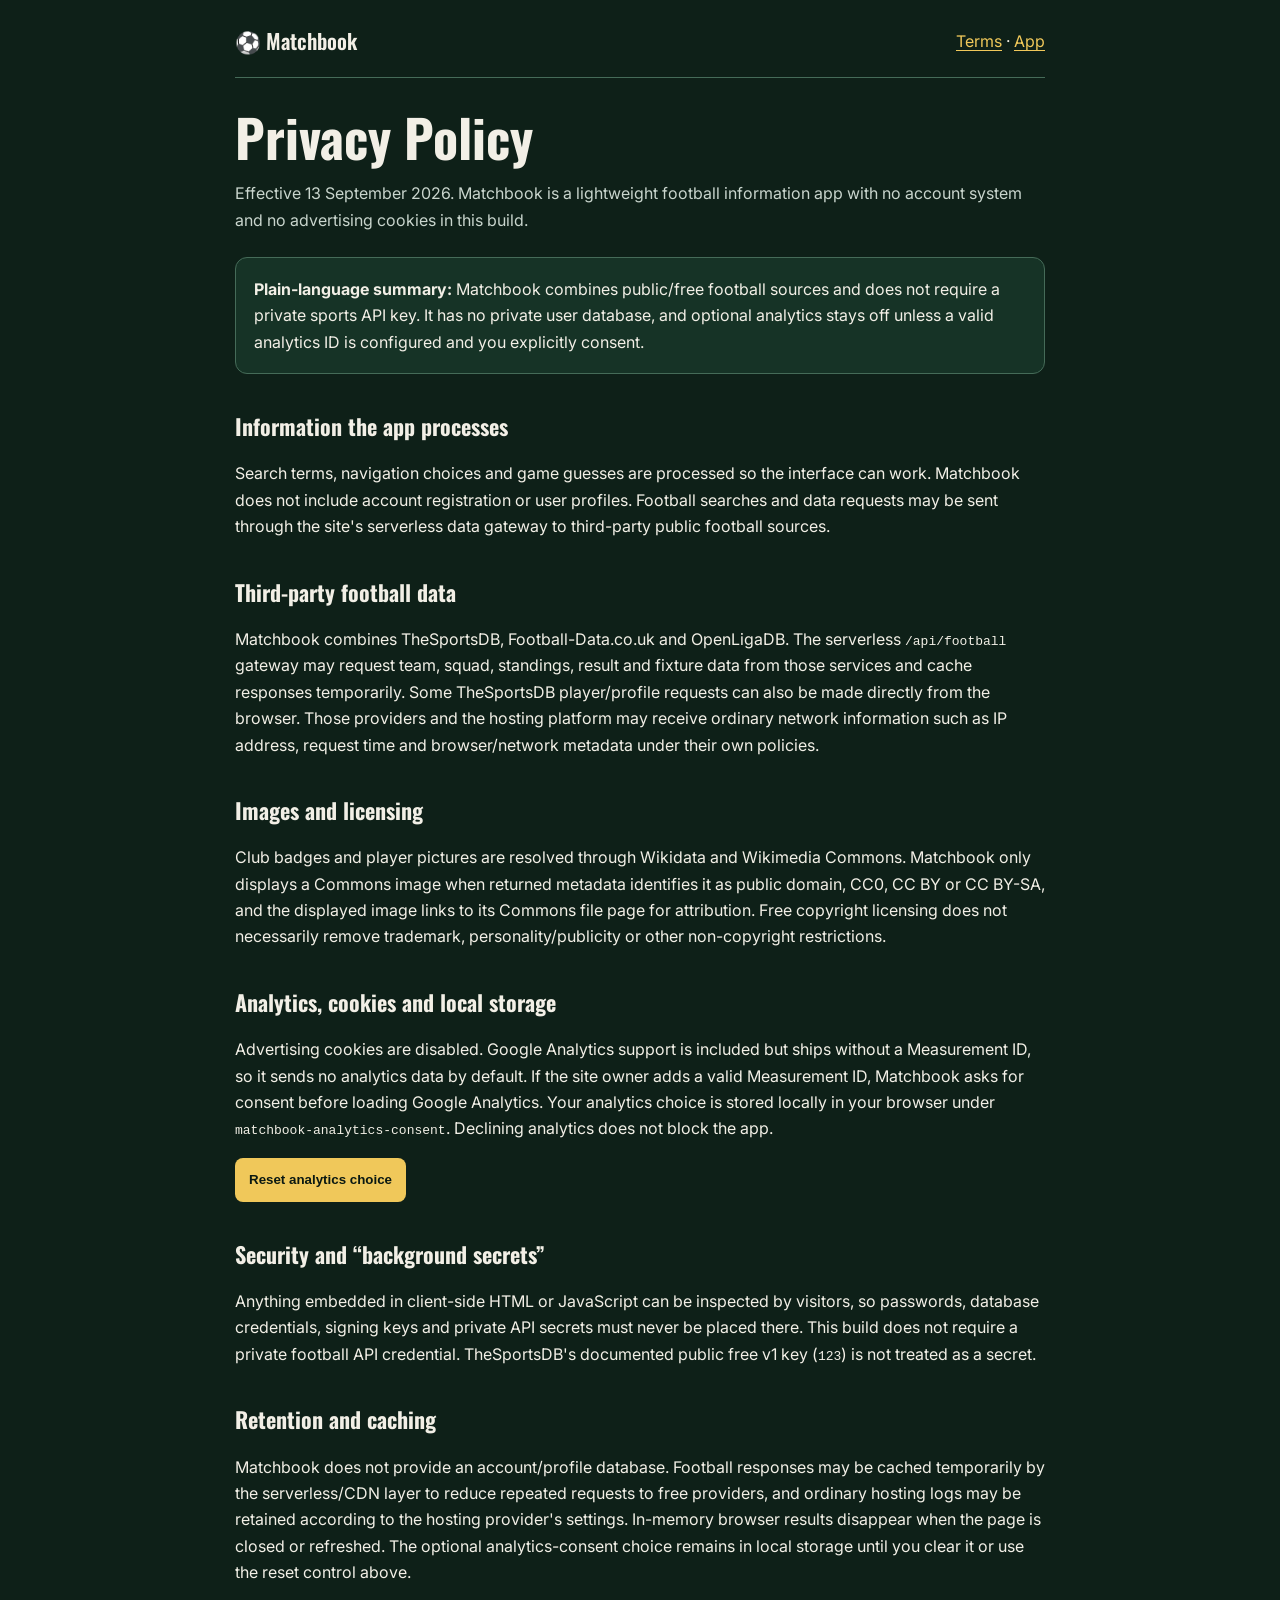
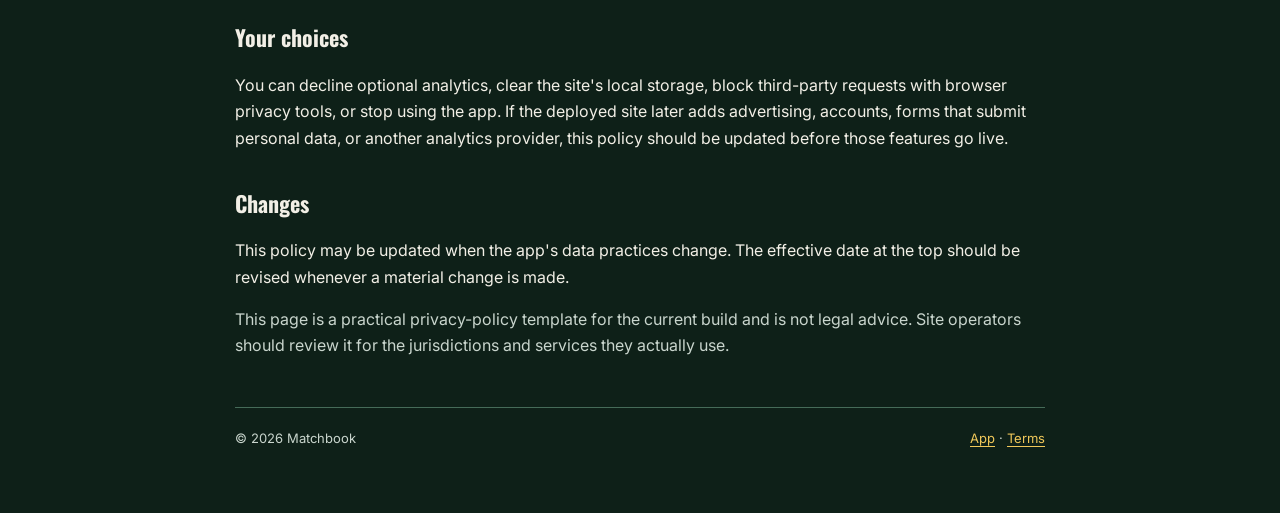
<file: privacy.html>
<!doctype html>
<html lang="en">
<head>
<meta charset="utf-8"><meta name="viewport" content="width=device-width,initial-scale=1,viewport-fit=cover"><meta name="theme-color" content="#0e2018">
<title>Privacy Policy — Matchbook</title>
<meta name="description" content="Privacy policy for Matchbook, including its free football-data sources, analytics, local storage and third-party media."><meta name="robots" content="index,follow"><meta name="referrer" content="strict-origin-when-cross-origin">
<link rel="canonical" href="./privacy.html"><link rel="icon" href="./favicon.svg" type="image/svg+xml"><link rel="stylesheet" href="./legal.css">
</head>
<body><main class="wrap"><nav class="top" aria-label="Legal navigation"><a class="brand" href="./">⚽ Matchbook</a><span><a href="./terms.html">Terms</a> · <a href="./">App</a></span></nav>
<h1>Privacy Policy</h1><p class="lead">Effective 13 September 2026. Matchbook is a lightweight football information app with no account system and no advertising cookies in this build.</p>
<div class="card"><strong>Plain-language summary:</strong> Matchbook combines public/free football sources and does not require a private sports API key. It has no private user database, and optional analytics stays off unless a valid analytics ID is configured and you explicitly consent.</div>
<h2>Information the app processes</h2><p>Search terms, navigation choices and game guesses are processed so the interface can work. Matchbook does not include account registration or user profiles. Football searches and data requests may be sent through the site's serverless data gateway to third-party public football sources.</p>
<h2>Third-party football data</h2><p>Matchbook combines TheSportsDB, Football-Data.co.uk and OpenLigaDB. The serverless <code>/api/football</code> gateway may request team, squad, standings, result and fixture data from those services and cache responses temporarily. Some TheSportsDB player/profile requests can also be made directly from the browser. Those providers and the hosting platform may receive ordinary network information such as IP address, request time and browser/network metadata under their own policies.</p>
<h2>Images and licensing</h2><p>Club badges and player pictures are resolved through Wikidata and Wikimedia Commons. Matchbook only displays a Commons image when returned metadata identifies it as public domain, CC0, CC BY or CC BY-SA, and the displayed image links to its Commons file page for attribution. Free copyright licensing does not necessarily remove trademark, personality/publicity or other non-copyright restrictions.</p>
<h2>Analytics, cookies and local storage</h2><p>Advertising cookies are disabled. Google Analytics support is included but ships without a Measurement ID, so it sends no analytics data by default. If the site owner adds a valid Measurement ID, Matchbook asks for consent before loading Google Analytics. Your analytics choice is stored locally in your browser under <code>matchbook-analytics-consent</code>. Declining analytics does not block the app.</p>
<p><button id="reset-consent" type="button">Reset analytics choice</button> <span id="reset-status" class="muted" role="status"></span></p>
<h2>Security and “background secrets”</h2><p>Anything embedded in client-side HTML or JavaScript can be inspected by visitors, so passwords, database credentials, signing keys and private API secrets must never be placed there. This build does not require a private football API credential. TheSportsDB's documented public free v1 key (<code>123</code>) is not treated as a secret.</p>
<h2>Retention and caching</h2><p>Matchbook does not provide an account/profile database. Football responses may be cached temporarily by the serverless/CDN layer to reduce repeated requests to free providers, and ordinary hosting logs may be retained according to the hosting provider's settings. In-memory browser results disappear when the page is closed or refreshed. The optional analytics-consent choice remains in local storage until you clear it or use the reset control above.</p>
<h2>Your choices</h2><p>You can decline optional analytics, clear the site's local storage, block third-party requests with browser privacy tools, or stop using the app. If the deployed site later adds advertising, accounts, forms that submit personal data, or another analytics provider, this policy should be updated before those features go live.</p>
<h2>Changes</h2><p>This policy may be updated when the app's data practices change. The effective date at the top should be revised whenever a material change is made.</p>
<p class="muted">This page is a practical privacy-policy template for the current build and is not legal advice. Site operators should review it for the jurisdictions and services they actually use.</p>
<footer class="footer"><span>© 2026 Matchbook</span><span><a href="./">App</a> · <a href="./terms.html">Terms</a></span></footer></main>
<script>document.getElementById('reset-consent').addEventListener('click',()=>{localStorage.removeItem('matchbook-analytics-consent');document.getElementById('reset-status').textContent='Analytics choice reset for this browser.'})</script>
</body></html>
</file>
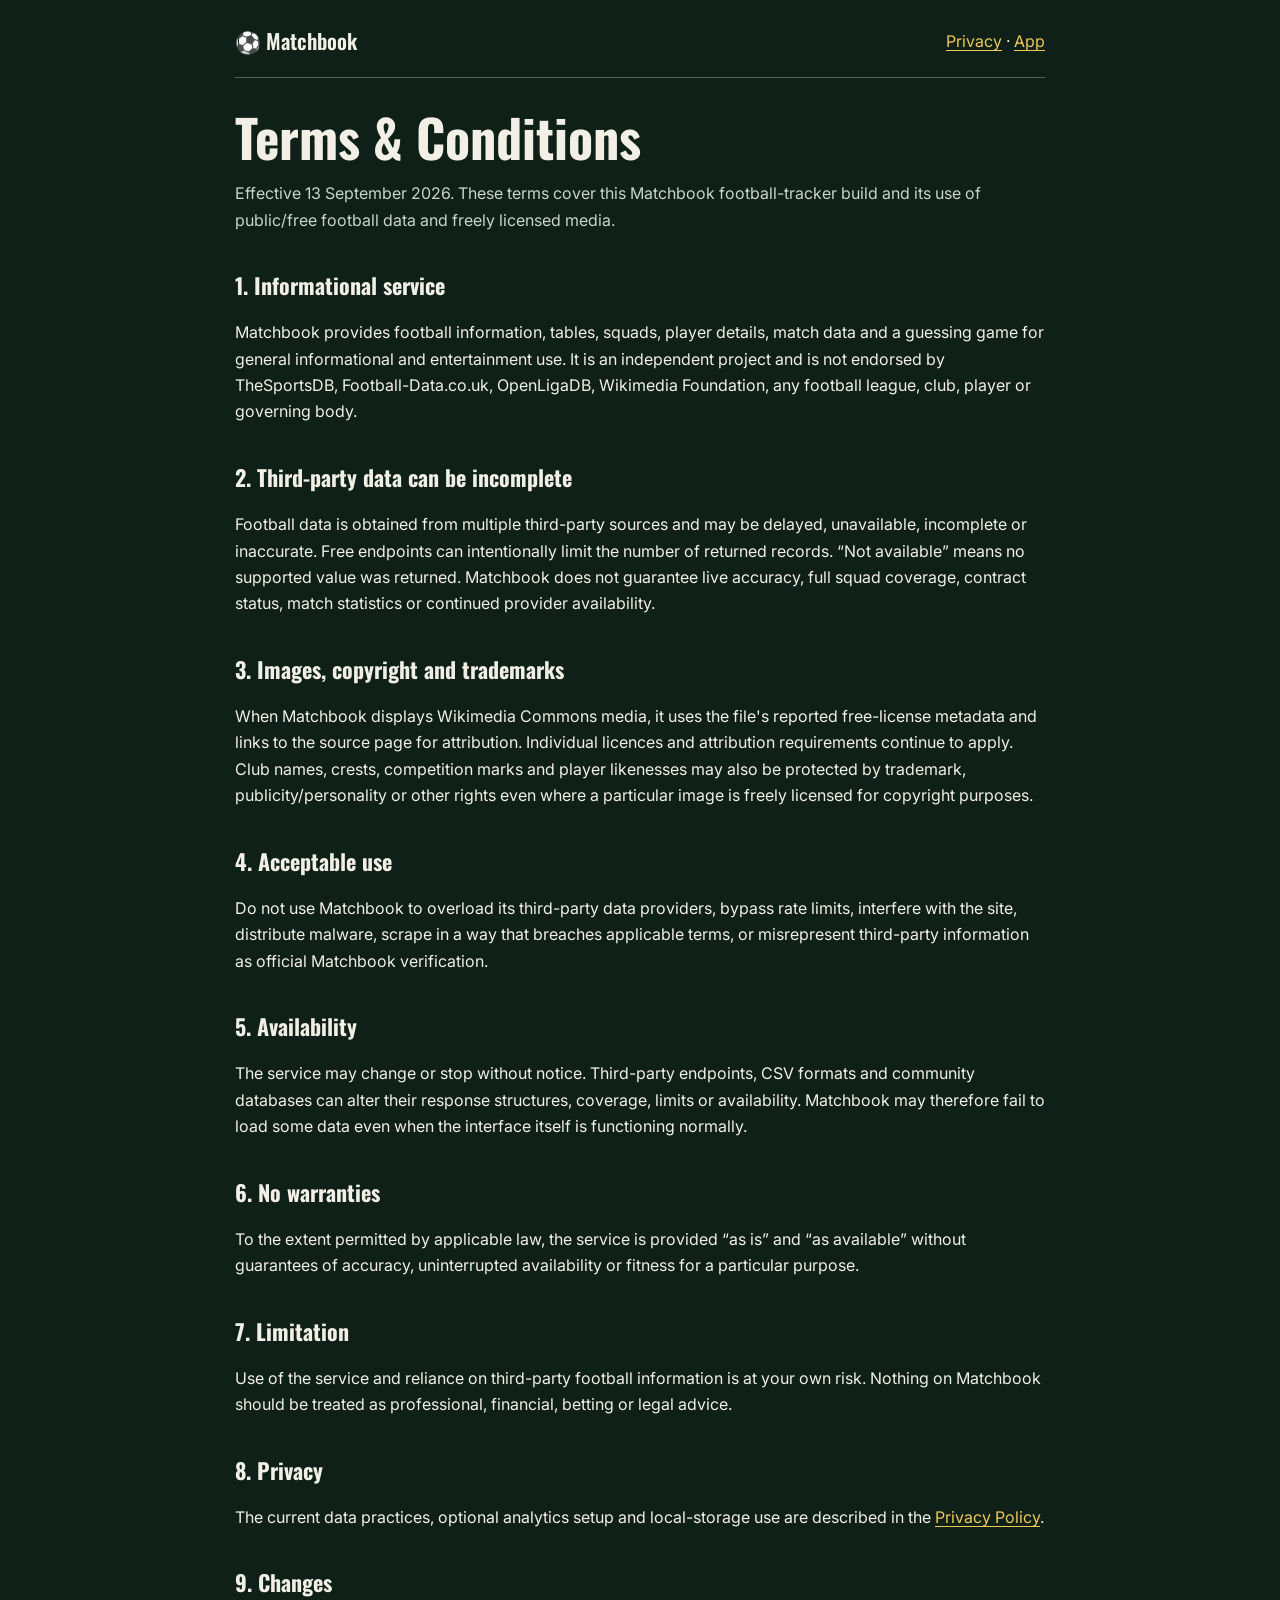
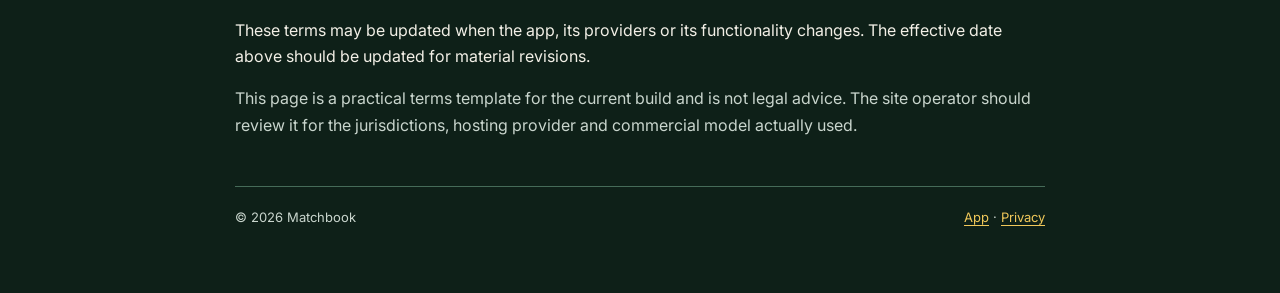
<file: terms.html>
<!doctype html>
<html lang="en">
<head>
<meta charset="utf-8"><meta name="viewport" content="width=device-width,initial-scale=1,viewport-fit=cover"><meta name="theme-color" content="#0e2018">
<title>Terms & Conditions — Matchbook</title>
<meta name="description" content="Terms and conditions for Matchbook, an independent football tracker using public and free third-party data sources."><meta name="robots" content="index,follow"><meta name="referrer" content="strict-origin-when-cross-origin">
<link rel="canonical" href="./terms.html"><link rel="icon" href="./favicon.svg" type="image/svg+xml"><link rel="stylesheet" href="./legal.css">
</head>
<body><main class="wrap"><nav class="top" aria-label="Legal navigation"><a class="brand" href="./">⚽ Matchbook</a><span><a href="./privacy.html">Privacy</a> · <a href="./">App</a></span></nav>
<h1>Terms &amp; Conditions</h1><p class="lead">Effective 13 September 2026. These terms cover this Matchbook football-tracker build and its use of public/free football data and freely licensed media.</p>
<h2>1. Informational service</h2><p>Matchbook provides football information, tables, squads, player details, match data and a guessing game for general informational and entertainment use. It is an independent project and is not endorsed by TheSportsDB, Football-Data.co.uk, OpenLigaDB, Wikimedia Foundation, any football league, club, player or governing body.</p>
<h2>2. Third-party data can be incomplete</h2><p>Football data is obtained from multiple third-party sources and may be delayed, unavailable, incomplete or inaccurate. Free endpoints can intentionally limit the number of returned records. “Not available” means no supported value was returned. Matchbook does not guarantee live accuracy, full squad coverage, contract status, match statistics or continued provider availability.</p>
<h2>3. Images, copyright and trademarks</h2><p>When Matchbook displays Wikimedia Commons media, it uses the file's reported free-license metadata and links to the source page for attribution. Individual licences and attribution requirements continue to apply. Club names, crests, competition marks and player likenesses may also be protected by trademark, publicity/personality or other rights even where a particular image is freely licensed for copyright purposes.</p>
<h2>4. Acceptable use</h2><p>Do not use Matchbook to overload its third-party data providers, bypass rate limits, interfere with the site, distribute malware, scrape in a way that breaches applicable terms, or misrepresent third-party information as official Matchbook verification.</p>
<h2>5. Availability</h2><p>The service may change or stop without notice. Third-party endpoints, CSV formats and community databases can alter their response structures, coverage, limits or availability. Matchbook may therefore fail to load some data even when the interface itself is functioning normally.</p>
<h2>6. No warranties</h2><p>To the extent permitted by applicable law, the service is provided “as is” and “as available” without guarantees of accuracy, uninterrupted availability or fitness for a particular purpose.</p>
<h2>7. Limitation</h2><p>Use of the service and reliance on third-party football information is at your own risk. Nothing on Matchbook should be treated as professional, financial, betting or legal advice.</p>
<h2>8. Privacy</h2><p>The current data practices, optional analytics setup and local-storage use are described in the <a href="./privacy.html">Privacy Policy</a>.</p>
<h2>9. Changes</h2><p>These terms may be updated when the app, its providers or its functionality changes. The effective date above should be updated for material revisions.</p>
<p class="muted">This page is a practical terms template for the current build and is not legal advice. The site operator should review it for the jurisdictions, hosting provider and commercial model actually used.</p>
<footer class="footer"><span>© 2026 Matchbook</span><span><a href="./">App</a> · <a href="./privacy.html">Privacy</a></span></footer></main></body></html>
</file>
<file: legal.css>
@import url('https://fonts.googleapis.com/css2?family=Oswald:wght@400;500;600;700&family=Inter:wght@400;500;600&display=swap');:root{--bg:#0e2018;--panel:#163326;--line:#456b58;--text:#f2efe6;--muted:#c9d5cd;--gold:#f0c85a;--radius:12px}*{box-sizing:border-box}html{color-scheme:dark}body{margin:0;background:var(--bg);color:var(--text);font-family:Inter,ui-sans-serif,-apple-system,BlinkMacSystemFont,"Segoe UI",sans-serif;line-height:1.65}a{color:var(--gold);text-underline-offset:3px}a:focus-visible,button:focus-visible{outline:3px solid #fff2a8;outline-offset:3px}.wrap{max-width:850px;margin:0 auto;padding:24px 20px 64px}.top{display:flex;justify-content:space-between;gap:16px;align-items:center;border-bottom:1px solid var(--line);padding-bottom:18px;margin-bottom:32px}.brand{font-family:'Oswald',Inter,sans-serif;font-weight:600;font-size:21px;text-decoration:none;color:var(--text)}h1,h2{font-family:'Oswald',Inter,sans-serif}h1{font-size:clamp(32px,6vw,52px);line-height:1.05;margin:0 0 12px}h2{font-size:22px;margin:34px 0 8px}.lead,.muted{color:var(--muted)}.card{background:var(--panel);border:1px solid var(--line);border-radius:var(--radius);padding:18px;margin:24px 0}.footer{border-top:1px solid var(--line);padding-top:20px;margin-top:48px;color:var(--muted);font-size:13px;display:flex;justify-content:space-between;gap:16px;flex-wrap:wrap}button{background:var(--gold);color:#0b1912;border:0;border-radius:8px;padding:11px 14px;font-weight:750;min-height:44px;cursor:pointer}@media(max-width:560px){.wrap{padding:18px 14px 44px}.top{align-items:flex-start;flex-direction:column}}
</file>
